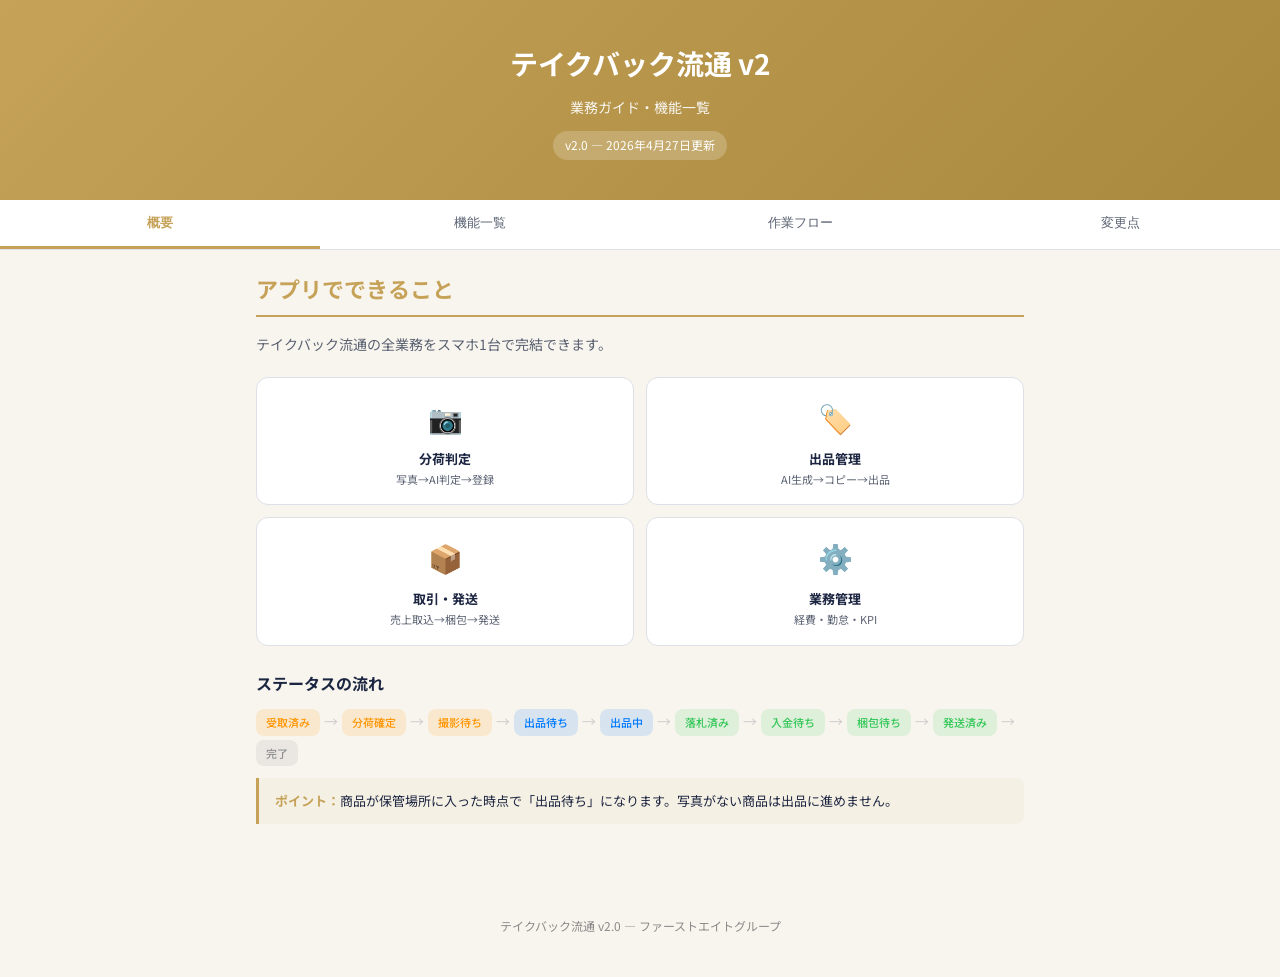
<file: guide.html>
<!DOCTYPE html>
<html lang="ja">
<head>
<meta charset="UTF-8">
<meta name="viewport" content="width=device-width, initial-scale=1.0">
<title>テイクバック流通 v2 ガイド</title>
<link href="https://fonts.googleapis.com/css2?family=Noto+Sans+JP:wght@400;500;700&display=swap" rel="stylesheet">
<style>
* { margin: 0; padding: 0; box-sizing: border-box; }
body { font-family: 'Noto Sans JP', sans-serif; background: #F8F5EE; color: #1C2541; line-height: 1.7; }

/* ヘッダー */
.hero { background: linear-gradient(135deg, #C5A258 0%, #a8893e 100%); color: #fff; padding: 40px 20px; text-align: center; }
.hero h1 { font-size: 28px; margin-bottom: 8px; }
.hero p { font-size: 14px; opacity: 0.9; }
.hero .version { display: inline-block; background: rgba(255,255,255,0.2); padding: 4px 12px; border-radius: 20px; font-size: 12px; margin-top: 12px; }

/* ナビ */
.nav-tabs { display: flex; position: sticky; top: 0; z-index: 100; background: #fff; border-bottom: 1px solid #dde0e6; }
.nav-tabs button { flex: 1; padding: 14px 8px; border: none; background: none; font-size: 13px; font-weight: 500; color: #5a6272; cursor: pointer; border-bottom: 3px solid transparent; }
.nav-tabs button.active { color: #C5A258; border-bottom-color: #C5A258; font-weight: 700; }

/* セクション */
.section { display: none; padding: 20px 16px 40px; max-width: 800px; margin: 0 auto; }
.section.active { display: block; }
.section h2 { color: #C5A258; font-size: 22px; margin-bottom: 16px; padding-bottom: 8px; border-bottom: 2px solid #C5A258; }
.section h3 { color: #1C2541; font-size: 16px; margin: 24px 0 12px; }

/* カテゴリカード */
.cat-card { background: #fff; border-radius: 16px; padding: 20px; margin-bottom: 16px; border: 1px solid #dde0e6; }
.cat-card .cat-icon { font-size: 32px; margin-bottom: 8px; }
.cat-card .cat-title { font-size: 17px; font-weight: 700; color: #1C2541; margin-bottom: 6px; }
.cat-card .cat-desc { font-size: 13px; color: #5a6272; margin-bottom: 12px; }
.feat-list { list-style: none; }
.feat-list li { padding: 8px 0; border-bottom: 1px solid #f0ede6; font-size: 13px; display: flex; align-items: flex-start; gap: 8px; }
.feat-list li:last-child { border-bottom: none; }
.feat-list .feat-badge { display: inline-block; background: #C5A258; color: #fff; font-size: 10px; padding: 2px 6px; border-radius: 4px; flex-shrink: 0; margin-top: 2px; }
.feat-list .feat-badge.new { background: #006B3F; }
.feat-list .feat-badge.fix { background: #CE2029; }

/* フローチャート */
.flow-container { background: #fff; border-radius: 16px; padding: 20px; margin-bottom: 20px; border: 1px solid #dde0e6; }
.flow-step { display: flex; gap: 12px; align-items: flex-start; margin-bottom: 4px; }
.flow-num { width: 32px; height: 32px; border-radius: 50%; background: #C5A258; color: #fff; display: flex; align-items: center; justify-content: center; font-size: 14px; font-weight: 700; flex-shrink: 0; }
.flow-content { flex: 1; padding-bottom: 16px; border-left: 2px solid #e8e5dd; margin-left: -28px; padding-left: 40px; }
.flow-step:last-child .flow-content { border-left: 2px solid transparent; }
.flow-title { font-size: 14px; font-weight: 700; color: #1C2541; }
.flow-desc { font-size: 12px; color: #5a6272; margin-top: 2px; }
.flow-who { display: inline-block; background: #f0ede6; color: #5a6272; font-size: 10px; padding: 2px 8px; border-radius: 10px; margin-top: 4px; }
.flow-app { display: inline-block; background: #C5A25822; color: #C5A258; font-size: 10px; padding: 2px 8px; border-radius: 10px; margin-top: 4px; margin-left: 4px; }

/* ステータス */
.status-flow { display: flex; flex-wrap: wrap; gap: 4px; align-items: center; margin: 12px 0; }
.status-tag { display: inline-block; padding: 4px 10px; border-radius: 8px; font-size: 11px; font-weight: 500; }
.status-tag.intake { background: #FF950022; color: #FF9500; }
.status-tag.sales { background: #007AFF22; color: #007AFF; }
.status-tag.trade { background: #34C75922; color: #34C759; }
.status-tag.done { background: #8E8E9322; color: #8E8E93; }
.arrow { color: #ccc; font-size: 14px; }

/* Tips */
.tip { background: #C5A25811; border-left: 3px solid #C5A258; padding: 12px 16px; border-radius: 0 8px 8px 0; margin: 12px 0; font-size: 13px; }
.tip strong { color: #C5A258; }

/* 変更点 */
.change-card { background: #fff; border-radius: 12px; padding: 14px 16px; margin-bottom: 10px; border-left: 4px solid #006B3F; }
.change-card.breaking { border-left-color: #CE2029; }
.change-card .change-title { font-size: 14px; font-weight: 700; margin-bottom: 4px; }
.change-card .change-desc { font-size: 12px; color: #5a6272; }

@media (max-width: 600px) {
  .hero h1 { font-size: 22px; }
  .nav-tabs button { font-size: 11px; padding: 12px 4px; }
}
</style>
</head>
<body>

<div class="hero">
  <h1>テイクバック流通 v2</h1>
  <p>業務ガイド・機能一覧</p>
  <span class="version">v2.0 — 2026年4月27日更新</span>
</div>

<div class="nav-tabs">
  <button class="active" data-tab="overview">概要</button>
  <button data-tab="features">機能一覧</button>
  <button data-tab="flow">作業フロー</button>
  <button data-tab="changes">変更点</button>
</div>

<!-- ===== 概要 ===== -->
<div class="section active" id="tab-overview">
  <h2>アプリでできること</h2>
  <p style="font-size:14px;color:#5a6272;margin-bottom:20px;">テイクバック流通の全業務をスマホ1台で完結できます。</p>

  <div style="display:grid;grid-template-columns:1fr 1fr;gap:12px;margin-bottom:24px;">
    <div style="background:#fff;border-radius:12px;padding:16px;text-align:center;border:1px solid #dde0e6;">
      <div style="font-size:28px;">📷</div>
      <div style="font-size:13px;font-weight:700;margin-top:6px;">分荷判定</div>
      <div style="font-size:11px;color:#5a6272;">写真→AI判定→登録</div>
    </div>
    <div style="background:#fff;border-radius:12px;padding:16px;text-align:center;border:1px solid #dde0e6;">
      <div style="font-size:28px;">🏷️</div>
      <div style="font-size:13px;font-weight:700;margin-top:6px;">出品管理</div>
      <div style="font-size:11px;color:#5a6272;">AI生成→コピー→出品</div>
    </div>
    <div style="background:#fff;border-radius:12px;padding:16px;text-align:center;border:1px solid #dde0e6;">
      <div style="font-size:28px;">📦</div>
      <div style="font-size:13px;font-weight:700;margin-top:6px;">取引・発送</div>
      <div style="font-size:11px;color:#5a6272;">売上取込→梱包→発送</div>
    </div>
    <div style="background:#fff;border-radius:12px;padding:16px;text-align:center;border:1px solid #dde0e6;">
      <div style="font-size:28px;">⚙️</div>
      <div style="font-size:13px;font-weight:700;margin-top:6px;">業務管理</div>
      <div style="font-size:11px;color:#5a6272;">経費・勤怠・KPI</div>
    </div>
  </div>

  <h3>ステータスの流れ</h3>
  <div class="status-flow">
    <span class="status-tag intake">受取済み</span><span class="arrow">→</span>
    <span class="status-tag intake">分荷確定</span><span class="arrow">→</span>
    <span class="status-tag intake">撮影待ち</span><span class="arrow">→</span>
    <span class="status-tag sales">出品待ち</span><span class="arrow">→</span>
    <span class="status-tag sales">出品中</span><span class="arrow">→</span>
    <span class="status-tag trade">落札済み</span><span class="arrow">→</span>
    <span class="status-tag trade">入金待ち</span><span class="arrow">→</span>
    <span class="status-tag trade">梱包待ち</span><span class="arrow">→</span>
    <span class="status-tag trade">発送済み</span><span class="arrow">→</span>
    <span class="status-tag done">完了</span>
  </div>

  <div class="tip">
    <strong>ポイント：</strong>商品が保管場所に入った時点で「出品待ち」になります。写真がない商品は出品に進めません。
  </div>
</div>

<!-- ===== 機能一覧 ===== -->
<div class="section" id="tab-features">
  <h2>機能カテゴリ一覧</h2>

  <!-- 分荷判定 -->
  <div class="cat-card">
    <div class="cat-icon">📷</div>
    <div class="cat-title">分荷判定（入荷タブ）</div>
    <div class="cat-desc">商品を撮影してAIが自動で判定。販売チャンネル・価格・状態を決定します。</div>
    <ul class="feat-list">
      <li><span class="feat-badge">基本</span>写真撮影 → AI判定 → 管理番号発行 → 保管場所登録</li>
      <li><span class="feat-badge">基本</span>複数枚撮影（ラベル・傷・背面など何枚でもOK）</li>
      <li><span class="feat-badge">基本</span>AI判定結果の手入力修正（商品名・メーカー・型番）</li>
      <li><span class="feat-badge new">NEW</span>出品メモ（出品担当への引き継ぎ — 定型タグ＋自由記入）</li>
      <li><span class="feat-badge">基本</span>動作確認ステータス（正常/通電のみ/未確認/不良）</li>
      <li><span class="feat-badge">基本</span>浅野承認が必要な商品は自動で「確認/相談」に振り分け</li>
      <li><span class="feat-badge">基本</span>渡辺質店 一括登録（手書きシートOCR）</li>
      <li><span class="feat-badge">基本</span>バーコード/ISBN読み取り（書籍用）</li>
      <li><span class="feat-badge">基本</span>サイズ計測入力（幅・高さ・奥行・重さ）</li>
    </ul>
  </div>

  <!-- 出品管理 -->
  <div class="cat-card">
    <div class="cat-icon">🏷️</div>
    <div class="cat-title">出品管理（出品タブ）</div>
    <div class="cat-desc">出品タイトル・説明文をAI生成。コピーしてヤフオクに貼るだけ。</div>
    <ul class="feat-list">
      <li><span class="feat-badge new">NEW</span>フローモード — 出品タブを開くと最優先商品が即表示。完了→次へ自動進行</li>
      <li><span class="feat-badge new">NEW</span>管理番号スティッキーヘッダー — スクロールしても常に表示</li>
      <li><span class="feat-badge new">NEW</span>写真サムネイル・分荷メモ付きカード表示</li>
      <li><span class="feat-badge">基本</span>AI出品タイトル生成（チャンネル別ルール自動適用）</li>
      <li><span class="feat-badge">基本</span>AI出品説明文生成（状態・送料・取引詳細テンプレート自動付与）</li>
      <li><span class="feat-badge">基本</span>ワンタップコピー（タイトル/説明文）</li>
      <li><span class="feat-badge">基本</span>価格設定（開始価格・目標価格・最低出品価格チェック）</li>
      <li><span class="feat-badge">基本</span>販売チャンネル変更</li>
      <li><span class="feat-badge">基本</span>再出品・ステータス戻し</li>
      <li><span class="feat-badge">基本</span>写真追加（セッション中の撮影+Drive保存）</li>
      <li><span class="feat-badge">基本</span>作業タイマー（10分超え警告）</li>
      <li><span class="feat-badge new">NEW</span>写真なし商品 → 撮影誘導画面を表示</li>
      <li><span class="feat-badge">基本</span>スキップ・一覧切り替え自由</li>
    </ul>
  </div>

  <!-- 取引管理 -->
  <div class="cat-card">
    <div class="cat-icon">📦</div>
    <div class="cat-title">取引管理（取引ナビタブ）</div>
    <div class="cat-desc">落札から発送・完了まで。売上取込でヤフオクと連動。</div>
    <ul class="feat-list">
      <li><span class="feat-badge new">NEW</span>売上取込 — ヤフオクのスクショをAIで読み取り、一括ステータス更新</li>
      <li><span class="feat-badge">基本</span>取引ナビOCR（ヤフオク取引画面の読み取り）</li>
      <li><span class="feat-badge">基本</span>ステータス進行（落札→連絡→入金→梱包→発送→完了）</li>
      <li><span class="feat-badge">基本</span>梱包タイマー・梱包作業画面</li>
      <li><span class="feat-badge">基本</span>出荷（配送先地域選択・送料自動計算）</li>
      <li><span class="feat-badge">基本</span>E飛伝CSV出力（佐川急便連携）</li>
      <li><span class="feat-badge">基本</span>売上登録・粗利計算</li>
      <li><span class="feat-badge">基本</span>トラブルフロー（商品問題→運送会社→返金等）</li>
      <li><span class="feat-badge">基本</span>委託返却</li>
    </ul>
  </div>

  <!-- 業務管理 -->
  <div class="cat-card">
    <div class="cat-icon">⚙️</div>
    <div class="cat-title">業務管理（業務タブ）</div>
    <div class="cat-desc">日々の業務運営に必要な管理機能。</div>
    <ul class="feat-list">
      <li><span class="feat-badge">基本</span>経費精算（レシートOCR・立替・小口現金・月別集計）</li>
      <li><span class="feat-badge">基本</span>出退勤（時計ピッカー・カレンダー・休暇届・修正/削除）</li>
      <li><span class="feat-badge">基本</span>AIチャット（業務質問に回答）</li>
      <li><span class="feat-badge">基本</span>KPI（今日の分荷/出品/梱包の実績と目標）</li>
      <li><span class="feat-badge">基本</span>個人実績</li>
      <li><span class="feat-badge">基本</span>新しい声（改善提案の投稿）</li>
      <li><span class="feat-badge">基本</span>委託レポート・CSV出力</li>
    </ul>
  </div>

  <!-- ホーム -->
  <div class="cat-card">
    <div class="cat-icon">🏠</div>
    <div class="cat-title">ホーム画面</div>
    <div class="cat-desc">全体の状況を一目で把握。</div>
    <ul class="feat-list">
      <li><span class="feat-badge">基本</span>今日の当番表示</li>
      <li><span class="feat-badge">基本</span>確認/相談待ち一覧（浅野さんの判断待ち）</li>
      <li><span class="feat-badge">基本</span>滞留アラート（長期間動いていない商品）</li>
      <li><span class="feat-badge">基本</span>今日の実績（分荷/出品/梱包/出荷）</li>
      <li><span class="feat-badge">基本</span>在庫ステータス（撮影待ち/出品待ち/出品中/取引中）</li>
    </ul>
  </div>
</div>

<!-- ===== 作業フロー ===== -->
<div class="section" id="tab-flow">
  <h2>作業フロー</h2>

  <!-- 分荷フロー -->
  <h3>📷 分荷（入荷〜保管）</h3>
  <div class="flow-container">
    <div class="flow-step">
      <div class="flow-num">1</div>
      <div class="flow-content">
        <div class="flow-title">仕入先を選択</div>
        <div class="flow-desc">自社/渡辺質店/ビッグスポーツ/シマチヨから選択</div>
        <span class="flow-who">分荷担当</span><span class="flow-app">分荷判定タブ</span>
      </div>
    </div>
    <div class="flow-step">
      <div class="flow-num">2</div>
      <div class="flow-content">
        <div class="flow-title">商品を撮影</div>
        <div class="flow-desc">複数枚OK。ラベル・傷・背面も撮ると精度UP。方眼シートでサイズ自動推定</div>
        <span class="flow-who">分荷担当</span>
      </div>
    </div>
    <div class="flow-step">
      <div class="flow-num">3</div>
      <div class="flow-content">
        <div class="flow-title">AI判定を実行</div>
        <div class="flow-desc">商品名・メーカー・状態・販売チャンネル・価格をAIが自動判定。間違っていたら手入力で修正できます</div>
        <span class="flow-app">自動</span>
      </div>
    </div>
    <div class="flow-step">
      <div class="flow-num">4</div>
      <div class="flow-content">
        <div class="flow-title">出品メモを入力</div>
        <div class="flow-desc">出品担当への引き継ぎ情報。「箱なし」「傷あり」等の定型タグをタップ or 自由記入</div>
        <span class="flow-who">分荷担当</span>
      </div>
    </div>
    <div class="flow-step">
      <div class="flow-num">5</div>
      <div class="flow-content">
        <div class="flow-title">確定 → 追加撮影</div>
        <div class="flow-desc">管理番号が発行されます。正面・背面・状態・タグ等の追加写真を撮影</div>
        <span class="flow-who">分荷担当</span>
      </div>
    </div>
    <div class="flow-step">
      <div class="flow-num">6</div>
      <div class="flow-content">
        <div class="flow-title">保管場所を登録</div>
        <div class="flow-desc">拠点（厚見/本荘/柳津）→ エリア選択。保管完了で「出品待ち」に自動遷移</div>
        <span class="flow-who">分荷担当</span>
      </div>
    </div>
  </div>

  <!-- 出品フロー -->
  <h3>🏷️ 出品</h3>
  <div class="flow-container">
    <div class="flow-step">
      <div class="flow-num">1</div>
      <div class="flow-content">
        <div class="flow-title">出品タブを開く → 商品が自動表示</div>
        <div class="flow-desc">優先度が高い商品から順に表示されます。選ぶ必要なし</div>
        <span class="flow-who">出品担当</span><span class="flow-app">出品タブ</span>
      </div>
    </div>
    <div class="flow-step">
      <div class="flow-num">2</div>
      <div class="flow-content">
        <div class="flow-title">AI生成ボタンでタイトル・説明文を生成</div>
        <div class="flow-desc">チャンネルに合わせた出品ルール（アイロンポット=タグボート方式、ブロカント=型番方式）で自動生成</div>
        <span class="flow-app">自動</span>
      </div>
    </div>
    <div class="flow-step">
      <div class="flow-num">3</div>
      <div class="flow-content">
        <div class="flow-title">コピー → ヤフオクに貼り付け</div>
        <div class="flow-desc">「コピー」ボタンでクリップボードにコピー。ヤフオクの出品画面に貼り付け</div>
        <span class="flow-who">出品担当</span>
      </div>
    </div>
    <div class="flow-step">
      <div class="flow-num">4</div>
      <div class="flow-content">
        <div class="flow-title">「出品完了」タップ → 次の商品が自動表示</div>
        <div class="flow-desc">ステータスが「出品中」に変わり、次の出品待ち商品が自動で開きます</div>
        <span class="flow-who">出品担当</span>
      </div>
    </div>
  </div>
  <div class="tip">
    <strong>フローモード：</strong>「開く→AI生成→コピー→貼る→完了→次」の繰り返し。リストに戻る操作は不要です。特定の商品を探したい時は「📋 一覧から探す」ボタンで切り替え。
  </div>

  <!-- 売上取込フロー -->
  <h3>📸 売上取込（落札報告）</h3>
  <div class="flow-container">
    <div class="flow-step">
      <div class="flow-num">1</div>
      <div class="flow-content">
        <div class="flow-title">ヤフオクの「落札者あり」画面をスクショ</div>
        <div class="flow-desc">今までと同じ作業。出品終了分のスクショを撮る</div>
        <span class="flow-who">売上管理担当</span>
      </div>
    </div>
    <div class="flow-step">
      <div class="flow-num">2</div>
      <div class="flow-content">
        <div class="flow-title">取引ナビタブ →「📸 売上取込」</div>
        <div class="flow-desc">スクショを取り込むとAIが商品情報を読み取ります</div>
        <span class="flow-who">売上管理担当</span><span class="flow-app">取引ナビタブ</span>
      </div>
    </div>
    <div class="flow-step">
      <div class="flow-num">3</div>
      <div class="flow-content">
        <div class="flow-title">読取結果を確認 →「一括更新」</div>
        <div class="flow-desc">DBの商品と自動照合。ヤフオクのステータスがアプリに反映されます</div>
        <span class="flow-app">自動変換</span>
      </div>
    </div>
  </div>
  <div class="tip">
    <strong>ステータス自動変換：</strong>
    「受取連絡がされました」→ 受取確認 ／
    「発送完了しました」→ 発送済み ／
    「発送をしてください」→ 入金確認済み ／
    「入金待ちです」→ 入金待ち
  </div>

  <!-- 梱包・発送フロー -->
  <h3>📦 梱包・発送</h3>
  <div class="flow-container">
    <div class="flow-step">
      <div class="flow-num">1</div>
      <div class="flow-content">
        <div class="flow-title">取引ナビ →「梱包待ち」タブ</div>
        <div class="flow-desc">梱包が必要な商品の一覧が表示されます</div>
        <span class="flow-who">梱包担当</span><span class="flow-app">取引ナビタブ</span>
      </div>
    </div>
    <div class="flow-step">
      <div class="flow-num">2</div>
      <div class="flow-content">
        <div class="flow-title">商品をタップ → 梱包開始</div>
        <div class="flow-desc">タイマーが自動開始。管理番号で棚から商品を見つけて梱包</div>
        <span class="flow-who">梱包担当</span>
      </div>
    </div>
    <div class="flow-step">
      <div class="flow-num">3</div>
      <div class="flow-content">
        <div class="flow-title">梱包完了 → 発送準備</div>
        <div class="flow-desc">配送先地域を選択すると送料が自動計算。E飛伝CSVも出力可能</div>
        <span class="flow-who">梱包担当</span>
      </div>
    </div>
    <div class="flow-step">
      <div class="flow-num">4</div>
      <div class="flow-content">
        <div class="flow-title">追跡番号入力 → 発送完了</div>
        <div class="flow-desc">送り状の追跡番号を入力して発送完了。ステータスが「発送済み」に</div>
        <span class="flow-who">梱包担当</span>
      </div>
    </div>
  </div>
</div>

<!-- ===== 変更点 ===== -->
<div class="section" id="tab-changes">
  <h2>最新の変更点（4/27）</h2>
  <p style="font-size:13px;color:#5a6272;margin-bottom:16px;">スタッフフィードバック（林・横山）に基づく改善</p>

  <h3>動作が変わったもの</h3>
  <div class="change-card breaking">
    <div class="change-title">出品タブの動作変更</div>
    <div class="change-desc">出品タブを開くと、最優先の商品が即座に表示されます（フローモード）。以前のように一覧は表示されません。一覧で探したい時は「📋 一覧から探す」ボタンを使ってください。</div>
  </div>
  <div class="change-card breaking">
    <div class="change-title">写真なし商品は出品に進めない</div>
    <div class="change-desc">写真が登録されていない商品は、出品作業画面ではなく「写真を撮影してください」画面が表示されます。先に撮影してから出品してください。</div>
  </div>

  <div class="change-card breaking">
    <div class="change-title">担当制の廃止</div>
    <div class="change-desc">曜日ごとの分荷/出品/取引ナビ担当のローテーションを廃止しました。固定担当は桃井（梱包・出荷/書籍販売）と奥村（取引ナビ）のみです。掃除当番は日替わりローテーション（定休日は自動スキップ）。</div>
  </div>

  <h3>新機能</h3>
  <div class="change-card">
    <div class="change-title">📸 売上取込</div>
    <div class="change-desc">取引ナビタブに追加。ヤフオクの落札画面のスクショを撮影すると、AIが商品を読み取って一括でステータスを更新します。</div>
  </div>
  <div class="change-card">
    <div class="change-title">📝 出品メモ</div>
    <div class="change-desc">分荷判定の確定画面に追加。「箱なし」「傷あり」等のタグをタップするだけで、出品担当への引き継ぎメモが残せます。</div>
  </div>
  <div class="change-card">
    <div class="change-title">📌 管理番号スティッキーヘッダー</div>
    <div class="change-desc">出品作業画面で、スクロールしても管理番号・商品名・タイマーが常に表示されます。</div>
  </div>
  <div class="change-card">
    <div class="change-title">👥 今日の出勤メンバー</div>
    <div class="change-desc">ホーム画面の一番下に表示。デフォルトの予定時間が表示され、実際に出退勤するとリアルタイムで更新されます。定休日のスタッフは自動で非表示。</div>
  </div>

  <h3>不具合修正</h3>
  <div class="change-card">
    <div class="change-title">AI判定失敗時の「再試行」「撮り直す」ボタンが反応しない問題を修正</div>
    <div class="change-desc"></div>
  </div>
  <div class="change-card">
    <div class="change-title">出品済み商品が「出品作業中」に戻ってしまう問題を修正</div>
    <div class="change-desc"></div>
  </div>
  <div class="change-card">
    <div class="change-title">出品作業中に別画面へ移動した時、ロックが残る問題を修正</div>
    <div class="change-desc">自動でロック解除・ステータス復帰するようになりました。</div>
  </div>
  <div class="change-card">
    <div class="change-title">AI出品タイトル・説明文が生成されない問題を修正</div>
    <div class="change-desc">写真がなくても商品情報からタイトルを生成できるようになりました。</div>
  </div>
  <div class="change-card">
    <div class="change-title">AI素材判定の精度向上</div>
    <div class="change-desc">プラスチック製を漆器と判定する等の問題を改善。素材判定ルールを追加しました。</div>
  </div>
  <div class="change-card">
    <div class="change-title">日付のタイムゾーン問題を修正</div>
    <div class="change-desc">深夜〜早朝の出退勤記録で日付が1日ずれる問題を修正しました。</div>
  </div>
</div>

<div style="text-align:center;padding:40px 20px;color:#8a8a8a;font-size:12px;">
  テイクバック流通 v2.0 — ファーストエイトグループ
</div>

<script>
document.querySelectorAll('.nav-tabs button').forEach(btn => {
  btn.addEventListener('click', () => {
    document.querySelectorAll('.nav-tabs button').forEach(b => b.classList.remove('active'));
    document.querySelectorAll('.section').forEach(s => s.classList.remove('active'));
    btn.classList.add('active');
    document.getElementById('tab-' + btn.dataset.tab).classList.add('active');
    window.scrollTo(0, 0);
  });
});
</script>
</body>
</html>
</file>
